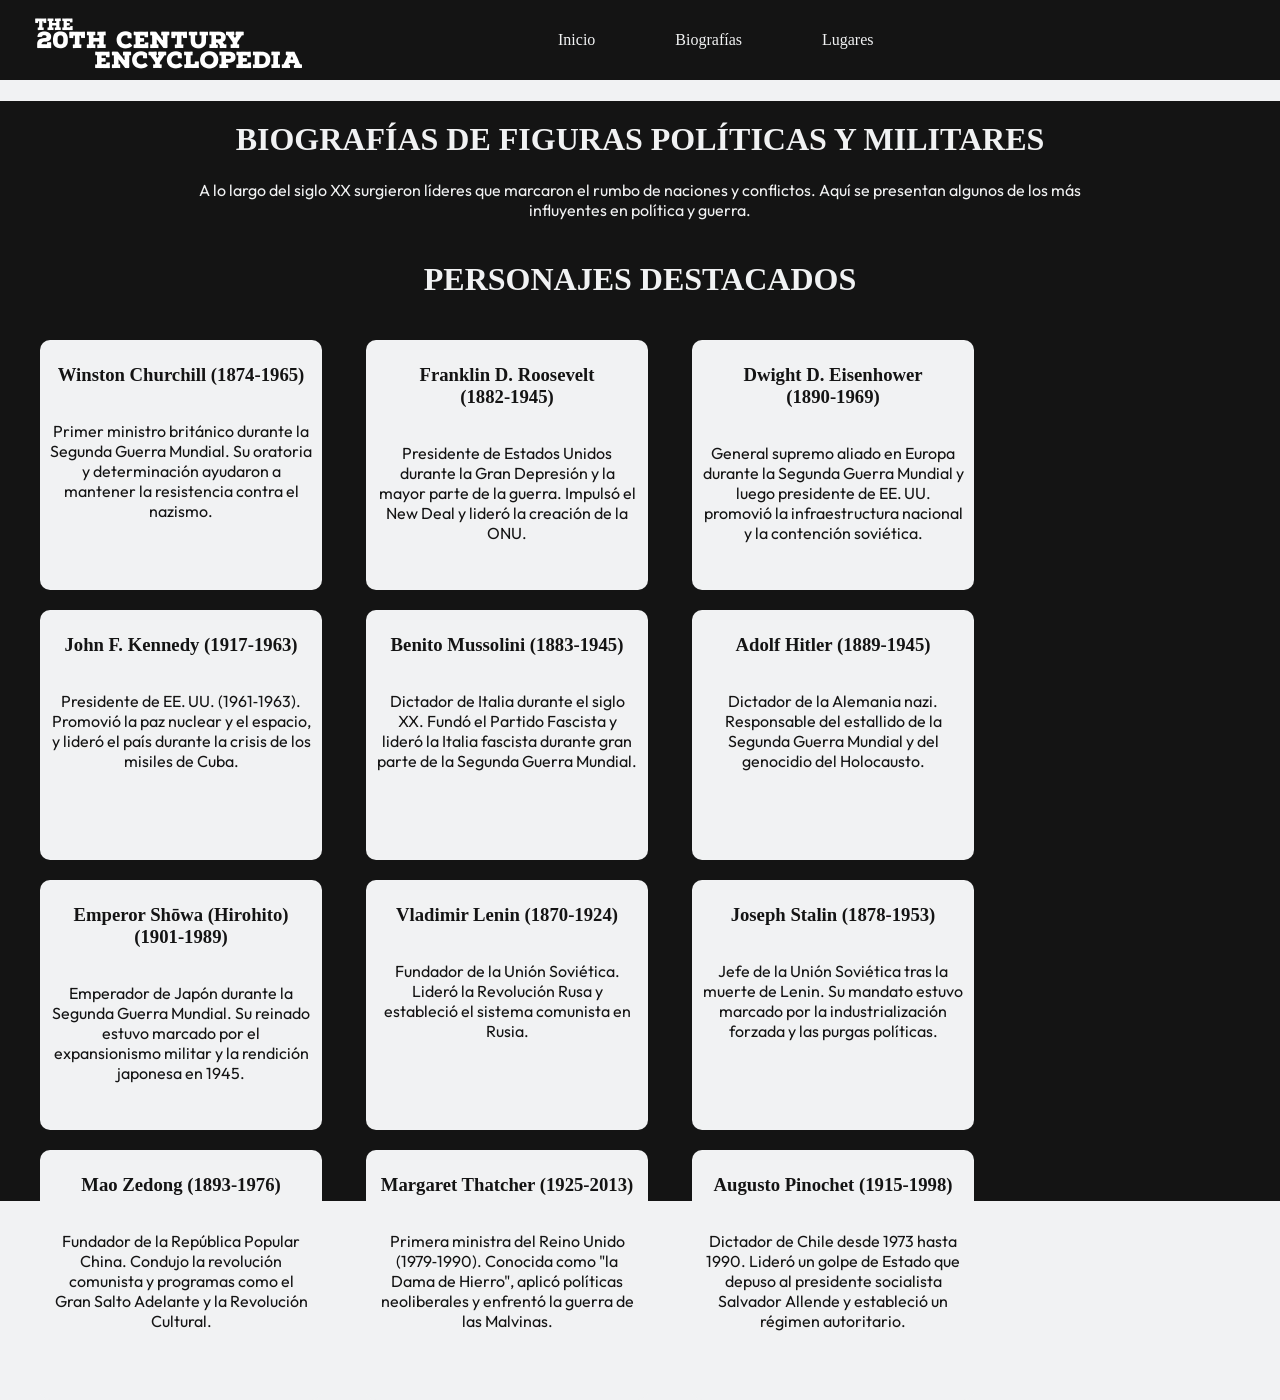
<file: biografia/index.html>
<!DOCTYPE html>
<html lang="en">
<head>
    <meta charset="UTF-8">
    <meta name="viewport" content="width=device-width, initial-scale=1.0">
    <title>Biografías - The 20th Century Encyclopedia</title>
    <link rel="stylesheet" href="styles.css">
</head>
<body>
    <header>
        <div class="logo">
            <nav class="main-nav">
                <img src="../img/T20CE_logo.png" alt="The 20th Century Encyclopedia">
                <ul class="nav_buttons">
                    <li><a href="../index.html">Inicio</a></li>
                    <li><a href="../biografia/index.html">Biografías</a></li>
                    <li><a href="../lugares/index.html">Lugares</a></li>
                </ul>
            </nav>
        </div>
    </header>
    <main>
        <div class="main_articles">
            <h1>BIOGRAFÍAS DE FIGURAS POLÍTICAS Y MILITARES</h1>
            <p class="intro_p">A lo largo del siglo XX surgieron líderes que marcaron el rumbo de naciones y conflictos. Aquí se presentan algunos de los más influyentes en política y guerra.</p>

            <h1>PERSONAJES DESTACADOS</h1>
            <section class="instaarticulos">
                <h3>Winston Churchill (1874‑1965)</h3>
                <p>Primer ministro británico durante la Segunda Guerra Mundial. Su oratoria y determinación ayudaron a mantener la resistencia contra el nazismo.</p>
            </section>

            <section class="instaarticulos">
                <h3>Franklin D. Roosevelt (1882‑1945)</h3>
                <p>Presidente de Estados Unidos durante la Gran Depresión y la mayor parte de la guerra. Impulsó el New Deal y lideró la creación de la ONU.</p>
            </section>

            <section class="instaarticulos">
                <h3>Dwight D. Eisenhower (1890‑1969)</h3>
                <p>General supremo aliado en Europa durante la Segunda Guerra Mundial y luego presidente de EE. UU. promovió la infraestructura nacional y la contención soviética.</p>
            </section>
            
            <section class="instaarticulos">
                <h3>John F. Kennedy (1917‑1963)</h3>
                <p>Presidente de EE. UU. (1961‑1963). Promovió la paz nuclear y el espacio, y lideró el país durante la crisis de los misiles de Cuba.</p>
            </section>

            <section class="instaarticulos">
                <h3>Benito Mussolini (1883‑1945)</h3>
                <p>Dictador de Italia durante el siglo XX. Fundó el Partido Fascista y lideró la Italia fascista durante gran parte de la Segunda Guerra Mundial.</p>
            </section>

            <section class="instaarticulos">
                <h3>Adolf Hitler (1889‑1945)</h3>
                <p>Dictador de la Alemania nazi. Responsable del estallido de la Segunda Guerra Mundial y del genocidio del Holocausto.</p>
            </section>

            <section class="instaarticulos">
                <h3>Emperor Shōwa (Hirohito) (1901‑1989)</h3>
                <p>Emperador de Japón durante la Segunda Guerra Mundial. Su reinado estuvo marcado por el expansionismo militar y la rendición japonesa en 1945.</p>
            </section>
            
            <section class="instaarticulos">
                <h3>Vladimir Lenin (1870‑1924)</h3>
                <p>Fundador de la Unión Soviética. Lideró la Revolución Rusa y estableció el sistema comunista en Rusia.</p>
            </section>

            <section class="instaarticulos">
                <h3>Joseph Stalin (1878‑1953)</h3>
                <p>Jefe de la Unión Soviética tras la muerte de Lenin. Su mandato estuvo marcado por la industrialización forzada y las purgas políticas.</p>
            </section>

            <section class="instaarticulos">
                <h3>Mao Zedong (1893‑1976)</h3>
                <p>Fundador de la República Popular China. Condujo la revolución comunista y programas como el Gran Salto Adelante y la Revolución Cultural.</p>
            </section>

            <section class="instaarticulos">
                <h3>Margaret Thatcher (1925‑2013)</h3>
                <p>Primera ministra del Reino Unido (1979‑1990). Conocida como "la Dama de Hierro", aplicó políticas neoliberales y enfrentó la guerra de las Malvinas.</p>
            </section>

            <section class="instaarticulos">
                <h3>Augusto Pinochet (1915‑1998)</h3>
                <p>Dictador de Chile desde 1973 hasta 1990. Lideró un golpe de Estado que depuso al presidente socialista Salvador Allende y estableció un régimen autoritario.</p>
            </section>

        </div>
    </main>
</body>
</html>
</file>
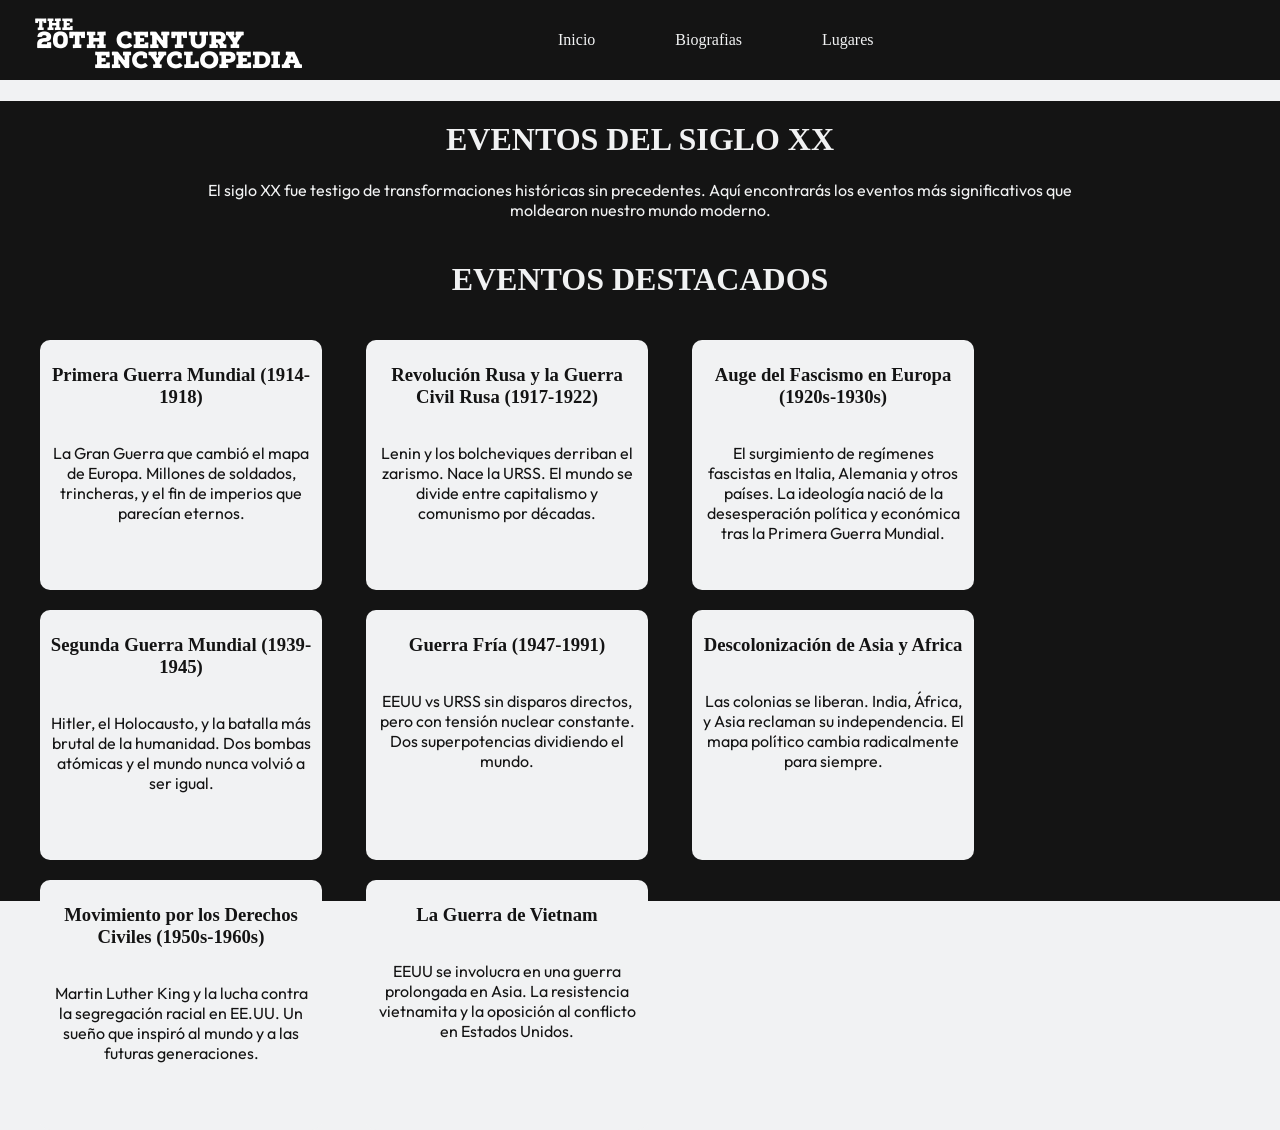
<file: evento/index.html>
<!DOCTYPE html>
<html lang="en">
<head>
    <meta charset="UTF-8">
    <meta name="viewport" content="width=device-width, initial-scale=1.0">
    <title>Eventos - The 20th Century Encyclopedia</title>
    <link rel="stylesheet" href="styles.css">
</head>
<body>
    <header>
        <div class="logo">
            <nav class="main-nav">
                <img src="../img/T20CE_logo.png" alt="The 20th Century Encyclopedia">
                <ul class="nav_buttons">
                    <li><a href="../index.html">Inicio</a></li>
                    <li><a href="../biografia/index.html">Biografias</a></li>
                    <li><a href="../lugares/index.html">Lugares</a></li>
                </ul>
            </nav>
        </div>
    </header>
    <main>
        <div class="main_articles">
            <h1>EVENTOS DEL SIGLO XX</h1>
            <p class="intro_p">El siglo XX fue testigo de transformaciones históricas sin precedentes. Aquí encontrarás los eventos más significativos que moldearon nuestro mundo moderno.</p>
            <h1>EVENTOS DESTACADOS</h1> 
            <section class="instaarticulos">
                <h3>Primera Guerra Mundial (1914-1918)</h3>
                <p>La Gran Guerra que cambió el mapa de Europa. Millones de soldados, trincheras, y el fin de imperios que parecían eternos.</p>
            </section>
            <section class="instaarticulos">
                <h3>Revolución Rusa y la Guerra Civil Rusa (1917-1922)</h3>
                <p>Lenin y los bolcheviques derriban el zarismo. Nace la URSS. El mundo se divide entre capitalismo y comunismo por décadas.</p>
            </section>
            <section class="instaarticulos">
                <h3>Auge del Fascismo en Europa (1920s-1930s)</h3>
                <p>El surgimiento de regímenes fascistas en Italia, Alemania y otros países. La ideología nació de la desesperación política y económica tras la Primera Guerra Mundial.</p>
            </section>
            <section class="instaarticulos">
                <h3>Segunda Guerra Mundial (1939-1945)</h3>
                <p>Hitler, el Holocausto, y la batalla más brutal de la humanidad. Dos bombas atómicas y el mundo nunca volvió a ser igual.</p>
            </section>
            <section class="instaarticulos">
                <h3>Guerra Fría (1947-1991)</h3>
                <p>EEUU vs URSS sin disparos directos, pero con tensión nuclear constante. Dos superpotencias dividiendo el mundo.</p>
            </section>
            <section class="instaarticulos">
                <h3>Descolonización de Asia y Africa</h3>
                <p>Las colonias se liberan. India, África, y Asia reclaman su independencia. El mapa político cambia radicalmente para siempre.</p>
            </section>
            <section class="instaarticulos">
                <h3>Movimiento por los Derechos Civiles (1950s-1960s)</h3>
                <p>Martin Luther King y la lucha contra la segregación racial en EE.UU. Un sueño que inspiró al mundo y a las futuras generaciones.</p>
            </section>
            <section class="instaarticulos">
                <h3>La Guerra de Vietnam</h3>
                <p>EEUU se involucra en una guerra prolongada en Asia. La resistencia vietnamita y la oposición al conflicto en Estados Unidos.</p>
            </section>
        </div>
    </main>
</body>
</html>
</file>
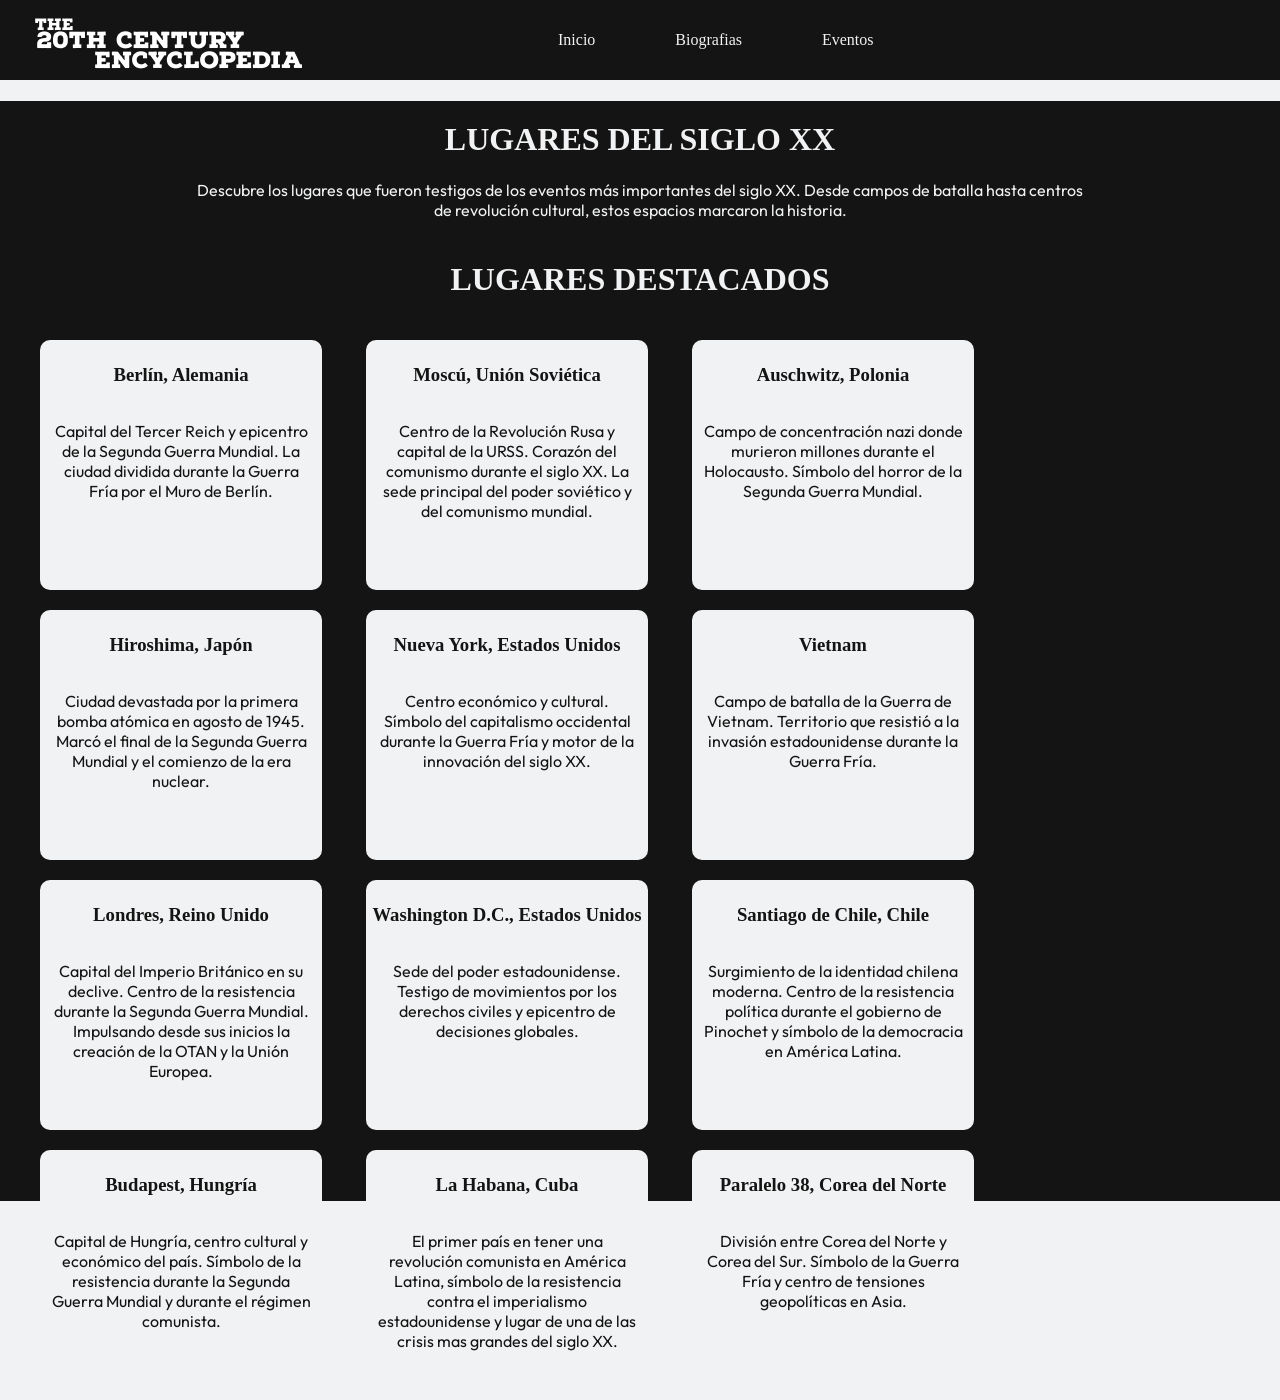
<file: lugares/index.html>
<!DOCTYPE html>
<html lang="en">
<head>
    <meta charset="UTF-8">
    <meta name="viewport" content="width=device-width, initial-scale=1.0">
    <title>Lugares - The 20th Century Encyclopedia</title>
    <link rel="stylesheet" href="styles.css">
</head>
<body>
    <header>
        <div class="logo">
            <nav class="main-nav">
                <img src="../img/T20CE_logo.png" alt="The 20th Century Encyclopedia">
                <ul class="nav_buttons">
                    <li><a href="../index.html">Inicio</a></li>
                    <li><a href="../biografia/index.html">Biografias</a></li>
                    <li><a href="../eventos/index.html">Eventos</a></li>
                </ul>
            </nav>
        </div>
    </header>
    <main>
        <div class="main_articles">
            <h1>LUGARES DEL SIGLO XX</h1>
            <p class="intro_p">Descubre los lugares que fueron testigos de los eventos más importantes del siglo XX. Desde campos de batalla hasta centros de revolución cultural, estos espacios marcaron la historia.</p>
            <h1>LUGARES DESTACADOS</h1> 
            <section class="instaarticulos">
                <h3>Berlín, Alemania</h3>
                <p>Capital del Tercer Reich y epicentro de la Segunda Guerra Mundial. La ciudad dividida durante la Guerra Fría por el Muro de Berlín.</p>
            </section>
            <section class="instaarticulos">
                <h3>Moscú, Unión Soviética</h3>
                <p>Centro de la Revolución Rusa y capital de la URSS. Corazón del comunismo durante el siglo XX. La sede principal del poder soviético y del comunismo mundial.</p>
            </section>
            <section class="instaarticulos">
                <h3>Auschwitz, Polonia</h3>
                <p>Campo de concentración nazi donde murieron millones durante el Holocausto. Símbolo del horror de la Segunda Guerra Mundial.</p>
            </section>
            <section class="instaarticulos">
                <h3>Hiroshima, Japón</h3>
                <p>Ciudad devastada por la primera bomba atómica en agosto de 1945. Marcó el final de la Segunda Guerra Mundial y el comienzo de la era nuclear.</p>
            </section>
            <section class="instaarticulos">
                <h3>Nueva York, Estados Unidos</h3>
                <p>Centro económico y cultural. Símbolo del capitalismo occidental durante la Guerra Fría y motor de la innovación del siglo XX.</p>
            </section>
            <section class="instaarticulos">
                <h3>Vietnam</h3>
                <p>Campo de batalla de la Guerra de Vietnam. Territorio que resistió a la invasión estadounidense durante la Guerra Fría.</p>
            </section>
            <section class="instaarticulos">
                <h3>Londres, Reino Unido</h3>
                <p>Capital del Imperio Británico en su declive. Centro de la resistencia durante la Segunda Guerra Mundial. Impulsando desde sus inicios la creación de la OTAN y la Unión Europea.</p>
            </section>
            <section class="instaarticulos">
                <h3>Washington D.C., Estados Unidos</h3>
                <p>Sede del poder estadounidense. Testigo de movimientos por los derechos civiles y epicentro de decisiones globales.</p>
            </section>
            <section class="instaarticulos">
                <h3>Santiago de Chile, Chile</h3>
                <p>Surgimiento de la identidad chilena moderna. Centro de la resistencia política durante el gobierno de Pinochet y símbolo de la democracia en América Latina.</p>
            </section>
            <section class="instaarticulos">
                <h3>Budapest, Hungría</h3>
                <p>Capital de Hungría, centro cultural y económico del país. Símbolo de la resistencia durante la Segunda Guerra Mundial y durante el régimen comunista.</p>
            </section>
            <section class="instaarticulos">
                <h3>La Habana, Cuba</h3>
                <p>El primer país en tener una revolución comunista en América Latina, símbolo de la resistencia contra el imperialismo estadounidense y lugar de una de las crisis mas grandes del siglo XX.</p>
            </section>
            <section class="instaarticulos">
                <h3>Paralelo 38, Corea del Norte</h3>
                <p>División entre Corea del Norte y Corea del Sur. Símbolo de la Guerra Fría y centro de tensiones geopolíticas en Asia.</p>
            </section>
        </div>
    </main>
</body>
</html>
</file>
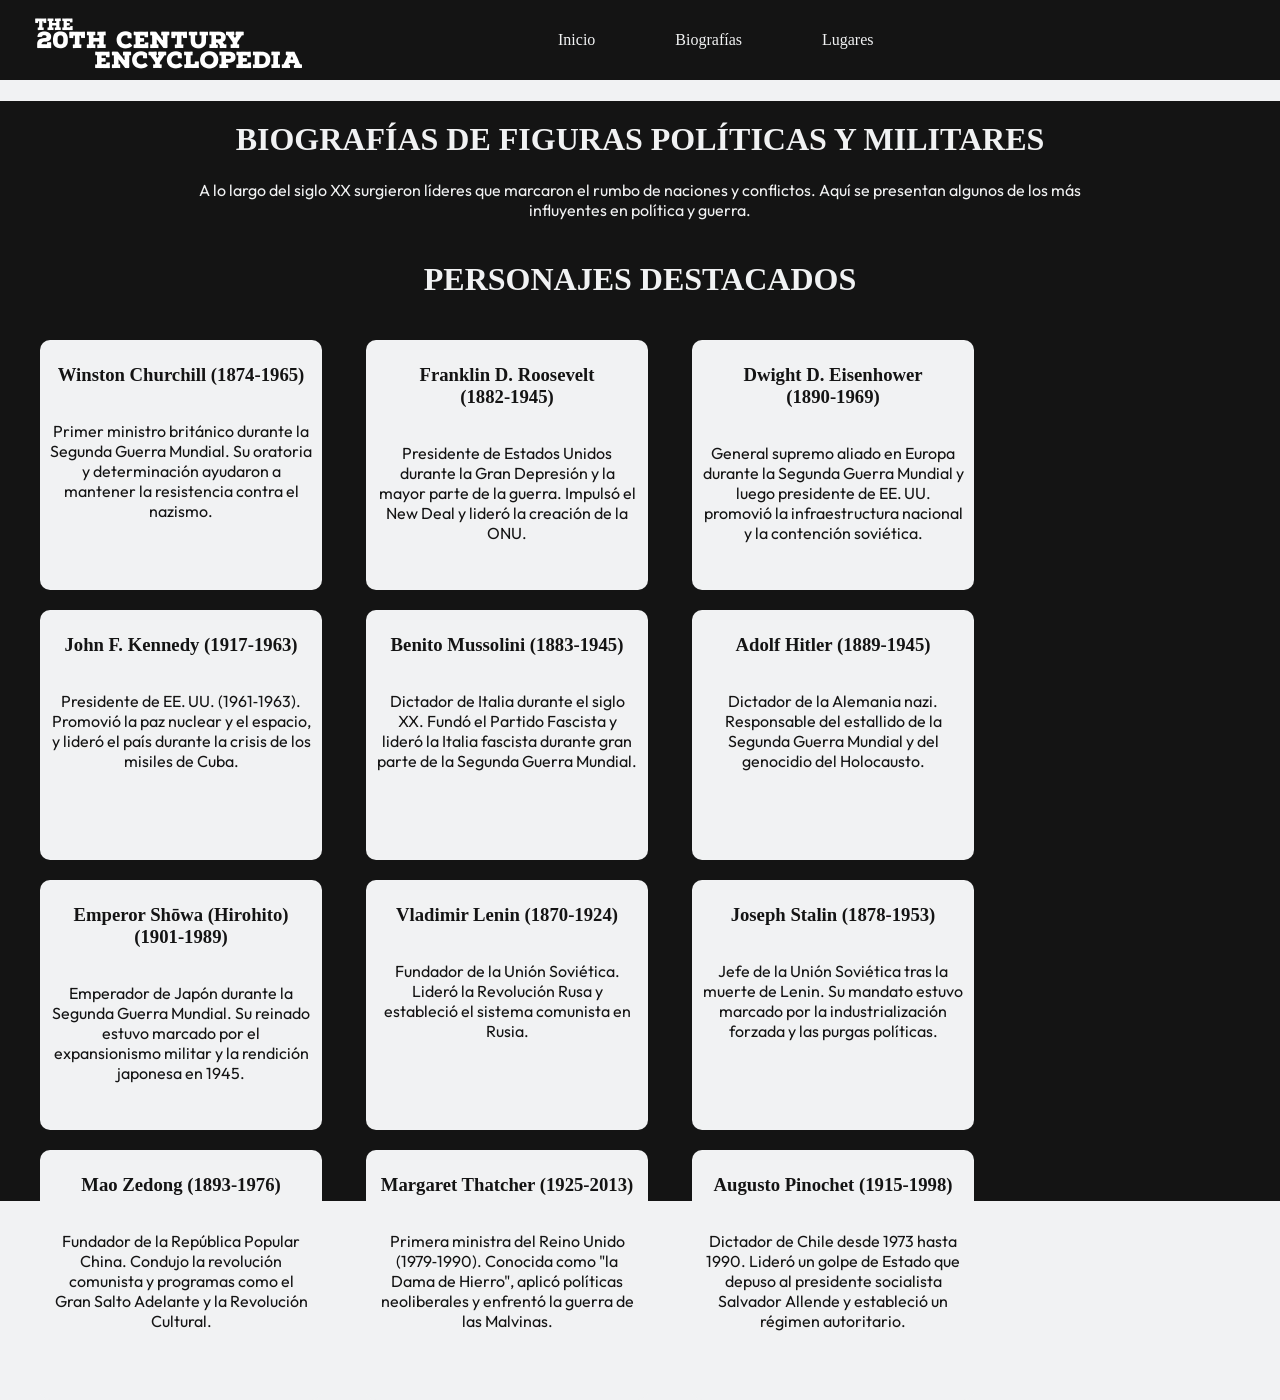
<file: biografia.html>
<!DOCTYPE html>
<html lang="en">
<head>
    <meta charset="UTF-8">
    <meta name="viewport" content="width=device-width, initial-scale=1.0">
    <title>Biografías - The 20th Century Encyclopedia</title>
    <link rel="stylesheet" href="biografia_styles.css">
</head>
<body>
    <header>
        <div class="logo">
            <nav class="main-nav">
                <img src="T20CE_logo.png" alt="The 20th Century Encyclopedia">
                <ul class="nav_buttons">
                    <li><a href="index.html">Inicio</a></li>
                    <li><a href="biografia.html">Biografías</a></li>
                    <li><a href="lugares.html">Lugares</a></li>
                </ul>
            </nav>
        </div>
    </header>
    <main>
        <div class="main_articles">
            <h1>BIOGRAFÍAS DE FIGURAS POLÍTICAS Y MILITARES</h1>
            <p class="intro_p">A lo largo del siglo XX surgieron líderes que marcaron el rumbo de naciones y conflictos. Aquí se presentan algunos de los más influyentes en política y guerra.</p>

            <h1>PERSONAJES DESTACADOS</h1>
            <section class="instaarticulos">
                <h3>Winston Churchill (1874‑1965)</h3>
                <p>Primer ministro británico durante la Segunda Guerra Mundial. Su oratoria y determinación ayudaron a mantener la resistencia contra el nazismo.</p>
            </section>

            <section class="instaarticulos">
                <h3>Franklin D. Roosevelt (1882‑1945)</h3>
                <p>Presidente de Estados Unidos durante la Gran Depresión y la mayor parte de la guerra. Impulsó el New Deal y lideró la creación de la ONU.</p>
            </section>

            <section class="instaarticulos">
                <h3>Dwight D. Eisenhower (1890‑1969)</h3>
                <p>General supremo aliado en Europa durante la Segunda Guerra Mundial y luego presidente de EE. UU. promovió la infraestructura nacional y la contención soviética.</p>
            </section>
            
            <section class="instaarticulos">
                <h3>John F. Kennedy (1917‑1963)</h3>
                <p>Presidente de EE. UU. (1961‑1963). Promovió la paz nuclear y el espacio, y lideró el país durante la crisis de los misiles de Cuba.</p>
            </section>

            <section class="instaarticulos">
                <h3>Benito Mussolini (1883‑1945)</h3>
                <p>Dictador de Italia durante el siglo XX. Fundó el Partido Fascista y lideró la Italia fascista durante gran parte de la Segunda Guerra Mundial.</p>
            </section>

            <section class="instaarticulos">
                <h3>Adolf Hitler (1889‑1945)</h3>
                <p>Dictador de la Alemania nazi. Responsable del estallido de la Segunda Guerra Mundial y del genocidio del Holocausto.</p>
            </section>

            <section class="instaarticulos">
                <h3>Emperor Shōwa (Hirohito) (1901‑1989)</h3>
                <p>Emperador de Japón durante la Segunda Guerra Mundial. Su reinado estuvo marcado por el expansionismo militar y la rendición japonesa en 1945.</p>
            </section>
            
            <section class="instaarticulos">
                <h3>Vladimir Lenin (1870‑1924)</h3>
                <p>Fundador de la Unión Soviética. Lideró la Revolución Rusa y estableció el sistema comunista en Rusia.</p>
            </section>

            <section class="instaarticulos">
                <h3>Joseph Stalin (1878‑1953)</h3>
                <p>Jefe de la Unión Soviética tras la muerte de Lenin. Su mandato estuvo marcado por la industrialización forzada y las purgas políticas.</p>
            </section>

            <section class="instaarticulos">
                <h3>Mao Zedong (1893‑1976)</h3>
                <p>Fundador de la República Popular China. Condujo la revolución comunista y programas como el Gran Salto Adelante y la Revolución Cultural.</p>
            </section>

            <section class="instaarticulos">
                <h3>Margaret Thatcher (1925‑2013)</h3>
                <p>Primera ministra del Reino Unido (1979‑1990). Conocida como "la Dama de Hierro", aplicó políticas neoliberales y enfrentó la guerra de las Malvinas.</p>
            </section>

            <section class="instaarticulos">
                <h3>Augusto Pinochet (1915‑1998)</h3>
                <p>Dictador de Chile desde 1973 hasta 1990. Lideró un golpe de Estado que depuso al presidente socialista Salvador Allende y estableció un régimen autoritario.</p>
            </section>

        </div>
    </main>
</body>
</html>
</file>
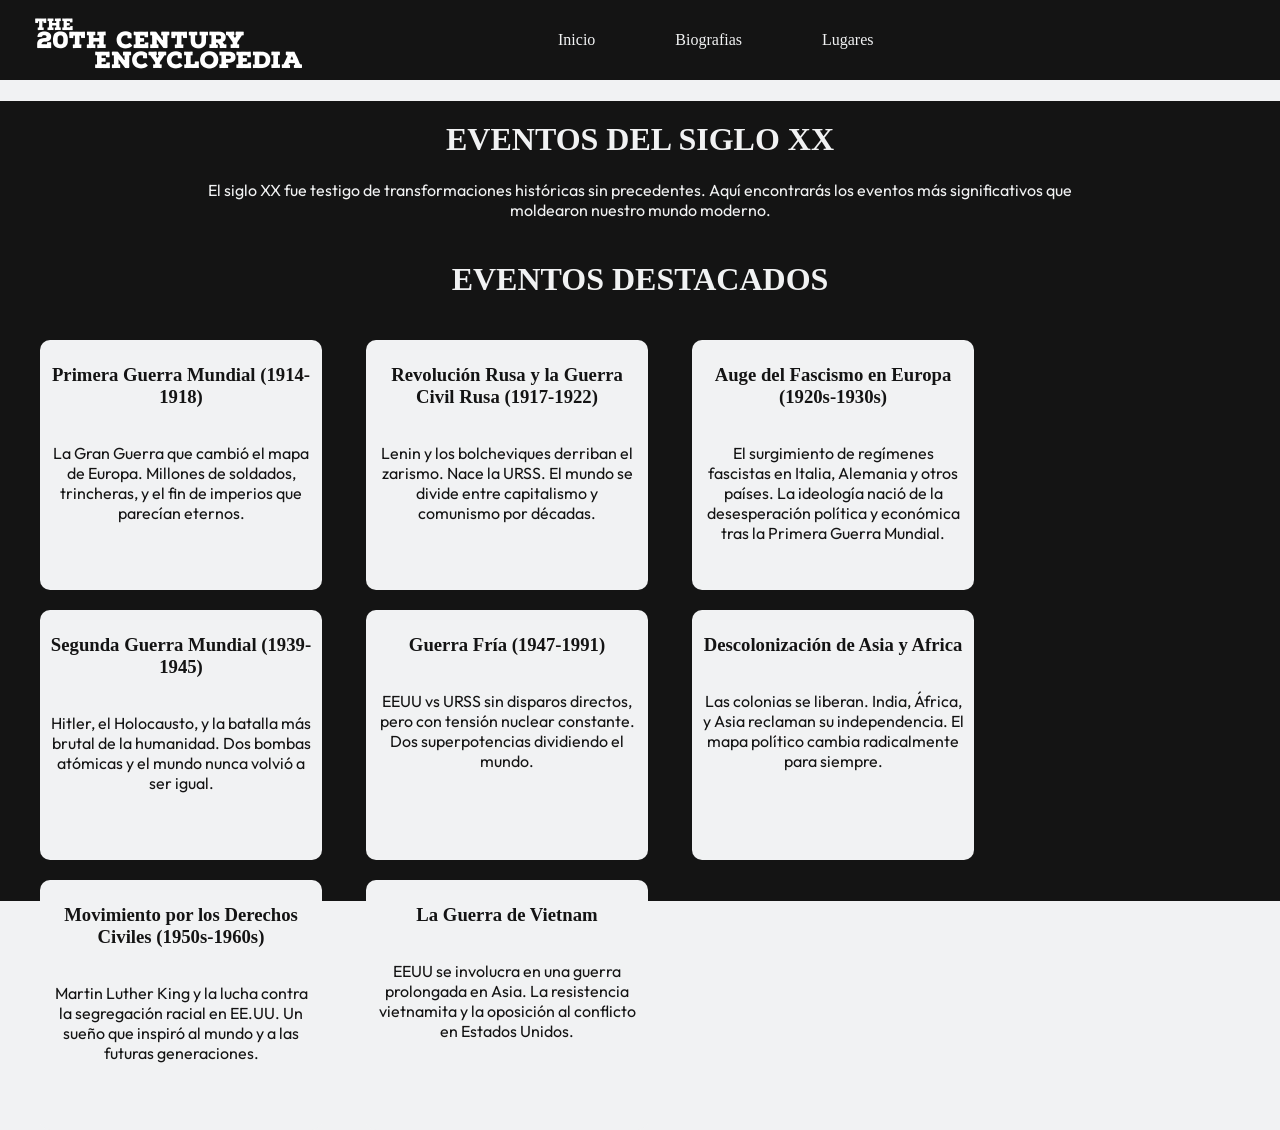
<file: eventos.html>
<!DOCTYPE html>
<html lang="en">
<head>
    <meta charset="UTF-8">
    <meta name="viewport" content="width=device-width, initial-scale=1.0">
    <title>Eventos - The 20th Century Encyclopedia</title>
    <link rel="stylesheet" href="eventos_styles.css">
</head>
<body>
    <header>
        <div class="logo">
            <nav class="main-nav">
                <img src="T20CE_logo.png" alt="The 20th Century Encyclopedia">
                <ul class="nav_buttons">
                    <li><a href="index.html">Inicio</a></li>
                    <li><a href="biografia.html">Biografias</a></li>
                    <li><a href="lugares.html">Lugares</a></li>
                </ul>
            </nav>
        </div>
    </header>
    <main>
        <div class="main_articles">
            <h1>EVENTOS DEL SIGLO XX</h1>
            <p class="intro_p">El siglo XX fue testigo de transformaciones históricas sin precedentes. Aquí encontrarás los eventos más significativos que moldearon nuestro mundo moderno.</p>
            <h1>EVENTOS DESTACADOS</h1> 
            <section class="instaarticulos">
                <h3>Primera Guerra Mundial (1914-1918)</h3>
                <p>La Gran Guerra que cambió el mapa de Europa. Millones de soldados, trincheras, y el fin de imperios que parecían eternos.</p>
            </section>
            <section class="instaarticulos">
                <h3>Revolución Rusa y la Guerra Civil Rusa (1917-1922)</h3>
                <p>Lenin y los bolcheviques derriban el zarismo. Nace la URSS. El mundo se divide entre capitalismo y comunismo por décadas.</p>
            </section>
            <section class="instaarticulos">
                <h3>Auge del Fascismo en Europa (1920s-1930s)</h3>
                <p>El surgimiento de regímenes fascistas en Italia, Alemania y otros países. La ideología nació de la desesperación política y económica tras la Primera Guerra Mundial.</p>
            </section>
            <section class="instaarticulos">
                <h3>Segunda Guerra Mundial (1939-1945)</h3>
                <p>Hitler, el Holocausto, y la batalla más brutal de la humanidad. Dos bombas atómicas y el mundo nunca volvió a ser igual.</p>
            </section>
            <section class="instaarticulos">
                <h3>Guerra Fría (1947-1991)</h3>
                <p>EEUU vs URSS sin disparos directos, pero con tensión nuclear constante. Dos superpotencias dividiendo el mundo.</p>
            </section>
            <section class="instaarticulos">
                <h3>Descolonización de Asia y Africa</h3>
                <p>Las colonias se liberan. India, África, y Asia reclaman su independencia. El mapa político cambia radicalmente para siempre.</p>
            </section>
            <section class="instaarticulos">
                <h3>Movimiento por los Derechos Civiles (1950s-1960s)</h3>
                <p>Martin Luther King y la lucha contra la segregación racial en EE.UU. Un sueño que inspiró al mundo y a las futuras generaciones.</p>
            </section>
            <section class="instaarticulos">
                <h3>La Guerra de Vietnam</h3>
                <p>EEUU se involucra en una guerra prolongada en Asia. La resistencia vietnamita y la oposición al conflicto en Estados Unidos.</p>
            </section>
        </div>
    </main>
</body>
</html>
</file>
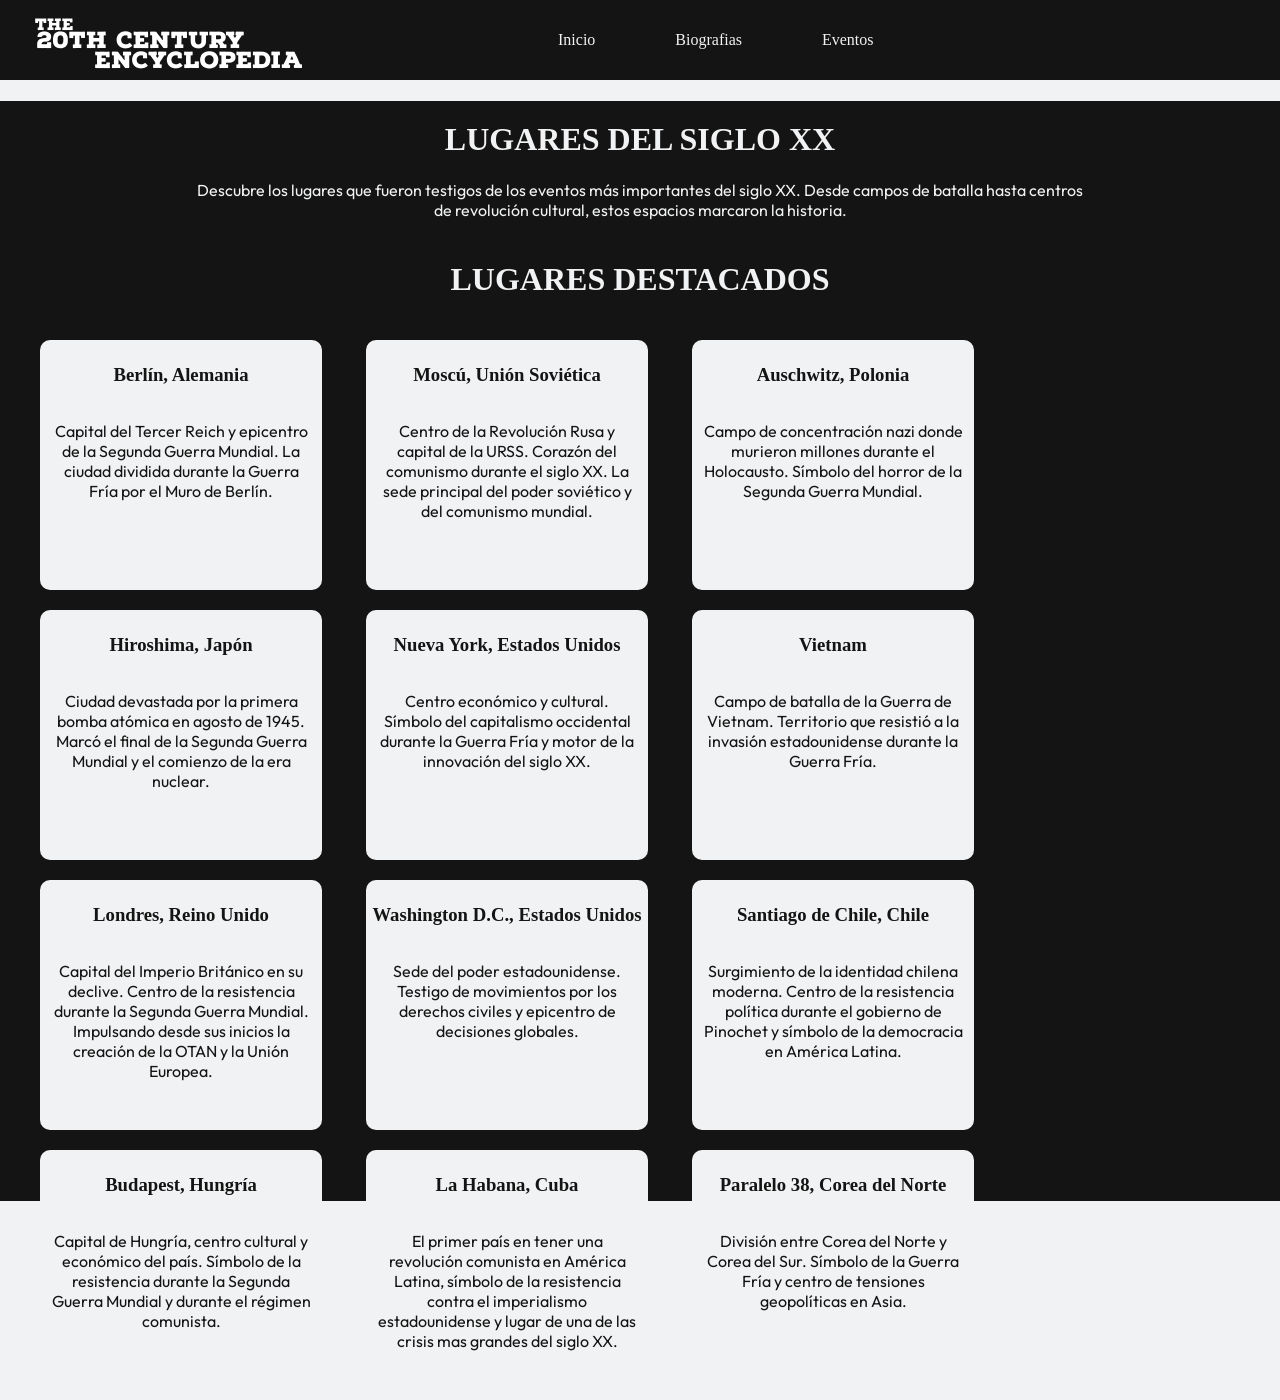
<file: lugares.html>
<!DOCTYPE html>
<html lang="en">
<head>
    <meta charset="UTF-8">
    <meta name="viewport" content="width=device-width, initial-scale=1.0">
    <title>Lugares - The 20th Century Encyclopedia</title>
    <link rel="stylesheet" href="lugares_styles.css">
</head>
<body>
    <header>
        <div class="logo">
            <nav class="main-nav">
                <img src="T20CE_logo.png" alt="The 20th Century Encyclopedia">
                <ul class="nav_buttons">
                    <li><a href="index.html">Inicio</a></li>
                    <li><a href="biografia.html">Biografias</a></li>
                    <li><a href="eventos.html">Eventos</a></li>
                </ul>
            </nav>
        </div>
    </header>
    <main>
        <div class="main_articles">
            <h1>LUGARES DEL SIGLO XX</h1>
            <p class="intro_p">Descubre los lugares que fueron testigos de los eventos más importantes del siglo XX. Desde campos de batalla hasta centros de revolución cultural, estos espacios marcaron la historia.</p>
            <h1>LUGARES DESTACADOS</h1> 
            <section class="instaarticulos">
                <h3>Berlín, Alemania</h3>
                <p>Capital del Tercer Reich y epicentro de la Segunda Guerra Mundial. La ciudad dividida durante la Guerra Fría por el Muro de Berlín.</p>
            </section>
            <section class="instaarticulos">
                <h3>Moscú, Unión Soviética</h3>
                <p>Centro de la Revolución Rusa y capital de la URSS. Corazón del comunismo durante el siglo XX. La sede principal del poder soviético y del comunismo mundial.</p>
            </section>
            <section class="instaarticulos">
                <h3>Auschwitz, Polonia</h3>
                <p>Campo de concentración nazi donde murieron millones durante el Holocausto. Símbolo del horror de la Segunda Guerra Mundial.</p>
            </section>
            <section class="instaarticulos">
                <h3>Hiroshima, Japón</h3>
                <p>Ciudad devastada por la primera bomba atómica en agosto de 1945. Marcó el final de la Segunda Guerra Mundial y el comienzo de la era nuclear.</p>
            </section>
            <section class="instaarticulos">
                <h3>Nueva York, Estados Unidos</h3>
                <p>Centro económico y cultural. Símbolo del capitalismo occidental durante la Guerra Fría y motor de la innovación del siglo XX.</p>
            </section>
            <section class="instaarticulos">
                <h3>Vietnam</h3>
                <p>Campo de batalla de la Guerra de Vietnam. Territorio que resistió a la invasión estadounidense durante la Guerra Fría.</p>
            </section>
            <section class="instaarticulos">
                <h3>Londres, Reino Unido</h3>
                <p>Capital del Imperio Británico en su declive. Centro de la resistencia durante la Segunda Guerra Mundial. Impulsando desde sus inicios la creación de la OTAN y la Unión Europea.</p>
            </section>
            <section class="instaarticulos">
                <h3>Washington D.C., Estados Unidos</h3>
                <p>Sede del poder estadounidense. Testigo de movimientos por los derechos civiles y epicentro de decisiones globales.</p>
            </section>
            <section class="instaarticulos">
                <h3>Santiago de Chile, Chile</h3>
                <p>Surgimiento de la identidad chilena moderna. Centro de la resistencia política durante el gobierno de Pinochet y símbolo de la democracia en América Latina.</p>
            </section>
            <section class="instaarticulos">
                <h3>Budapest, Hungría</h3>
                <p>Capital de Hungría, centro cultural y económico del país. Símbolo de la resistencia durante la Segunda Guerra Mundial y durante el régimen comunista.</p>
            </section>
            <section class="instaarticulos">
                <h3>La Habana, Cuba</h3>
                <p>El primer país en tener una revolución comunista en América Latina, símbolo de la resistencia contra el imperialismo estadounidense y lugar de una de las crisis mas grandes del siglo XX.</p>
            </section>
            <section class="instaarticulos">
                <h3>Paralelo 38, Corea del Norte</h3>
                <p>División entre Corea del Norte y Corea del Sur. Símbolo de la Guerra Fría y centro de tensiones geopolíticas en Asia.</p>
            </section>
        </div>
    </main>
</body>
</html>
</file>
<file: biografia/styles.css>
@import url(https://db.onlinewebfonts.com/c/3f48b937ae1348fda2b65d5f12e90c9a?family=Nexa+Rust+Slab+W00+Black+01);
@import url('https://fonts.googleapis.com/css2?family=Outfit:wght@100..900&display=swap');

body {
    background-color: #F1F2F3;
    margin: 0px;
    padding: 0px;
}

a {
    display: flex;
    flex-direction: row;   
    gap: 20px;            
    list-style: none;
    margin: 0;
    padding: 0;
    text-decoration: none;
    color: #F1F2F3;
}

/*Navegation*/

.main-nav {
    justify-content: flex-start;
    background-color: #141414;
    display: flex;
    width: 100%;
    box-sizing: border-box;
    height: 80px;
    padding: 0 20px;
    gap: 180px;
}

.nav_buttons {
    display: flex;
    gap: 80px;
    list-style: none;
    margin: 0;
    padding: 0;
    align-items: center;
    list-style: none;
    font-family: "Nexa Rust Slab W00 Black 01";
}

.main_articles {
    width: 100%;
    height: 1100px;
    color: #F1F2F3;
    background-color: #141414;
}

.main_articles h1 {
    font-family: "Nexa Rust Slab W00 Black 01";
    padding-top: 20px;
    text-align: center;
}

.intro_p {
    padding-left: 190px;
    padding-right: 190px;
    text-align: center;
    font-family: "Outfit", sans-serif;
}

/*Instarticulos*/

.instaarticulos {
    margin-top: 20px;
    color: #141414;
    background-color: #F1F2F3;
    margin-left: 40px;
    width: 282px;
    height: 250px;
    display: inline-block;
    vertical-align: top;
    border-radius: 10px;
}

.instaarticulos h3 {
    padding: 6px;
    font-family: "Nexa Rust Slab W00 Black 01";
    text-align: center;
}

.instaarticulos p {
    padding: 10px;
    font-family: "Outfit", sans-serif;
    text-align: center;
}
</file>
<file: evento/styles.css>
@import url(https://db.onlinewebfonts.com/c/3f48b937ae1348fda2b65d5f12e90c9a?family=Nexa+Rust+Slab+W00+Black+01);
@import url('https://fonts.googleapis.com/css2?family=Outfit:wght@100..900&display=swap');

body {
    background-color: #F1F2F3;
    margin: 0px;
    padding: 0px;
}

a {
    display: flex;
    flex-direction: row;   
    gap: 20px;            
    list-style: none;
    margin: 0;
    padding: 0;
    text-decoration: none;
    color: #F1F2F3;
}

/*Navegation*/

.main-nav {
    justify-content: flex-start;
    background-color: #141414;
    display: flex;
    width: 100%;
    box-sizing: border-box;
    height: 80px;
    padding: 0 20px;
    gap: 180px;
}

.nav_buttons {
    display: flex;
    gap: 80px;
    list-style: none;
    margin: 0;
    padding: 0;
    align-items: center;
    list-style: none;
    font-family: "Nexa Rust Slab W00 Black 01";
}

.main_articles {
    width: 100%;
    height: 800px;
    color: #F1F2F3;
    background-color: #141414;
}

.main_articles h1 {
    font-family: "Nexa Rust Slab W00 Black 01";
    padding-top: 20px;
    text-align: center;
}

.intro_p {
    padding-left: 190px;
    padding-right: 190px;
    text-align: center;
    font-family: "Outfit", sans-serif;
}

/*Instarticulos*/

.instaarticulos {
    margin-top: 20px;
    color: #141414;
    background-color: #F1F2F3;
    margin-left: 40px;
    width: 282px;
    height: 250px;
    display: inline-block;
    vertical-align: top;
    border-radius: 10px;
}

.instaarticulos h3 {
    padding: 6px;
    font-family: "Nexa Rust Slab W00 Black 01";
    text-align: center;
}

.instaarticulos p {
    padding: 10px;
    font-family: "Outfit", sans-serif;
    text-align: center;
}
</file>
<file: lugares/styles.css>
@import url(https://db.onlinewebfonts.com/c/3f48b937ae1348fda2b65d5f12e90c9a?family=Nexa+Rust+Slab+W00+Black+01);
@import url('https://fonts.googleapis.com/css2?family=Outfit:wght@100..900&display=swap');

body {
    background-color: #F1F2F3;
    margin: 0px;
    padding: 0px;
}

a {
    display: flex;
    flex-direction: row;   
    gap: 20px;            
    list-style: none;
    margin: 0;
    padding: 0;
    text-decoration: none;
    color: #F1F2F3;
}

/*Navegation*/

.main-nav {
    justify-content: flex-start;
    background-color: #141414;
    display: flex;
    width: 100%;
    box-sizing: border-box;
    height: 80px;
    padding: 0 20px;
    gap: 180px;
}

.nav_buttons {
    display: flex;
    gap: 80px;
    list-style: none;
    margin: 0;
    padding: 0;
    align-items: center;
    list-style: none;
    font-family: "Nexa Rust Slab W00 Black 01";
}

.main_articles {
    width: 100%;
    height: 1100px;
    color: #F1F2F3;
    background-color: #141414;
}

.main_articles h1 {
    font-family: "Nexa Rust Slab W00 Black 01";
    padding-top: 20px;
    text-align: center;
}

.intro_p {
    padding-left: 190px;
    padding-right: 190px;
    text-align: center;
    font-family: "Outfit", sans-serif;
}

/*Instarticulos*/

.instaarticulos {
    margin-top: 20px;
    color: #141414;
    background-color: #F1F2F3;
    margin-left: 40px;
    width: 282px;
    height: 250px;
    display: inline-block;
    vertical-align: top;
    border-radius: 10px;
}

.instaarticulos h3 {
    padding: 6px;
    font-family: "Nexa Rust Slab W00 Black 01";
    text-align: center;
}

.instaarticulos p {
    padding: 10px;
    font-family: "Outfit", sans-serif;
    text-align: center;
}
</file>
<file: biografia_styles.css>
@import url(https://db.onlinewebfonts.com/c/3f48b937ae1348fda2b65d5f12e90c9a?family=Nexa+Rust+Slab+W00+Black+01);
@import url('https://fonts.googleapis.com/css2?family=Outfit:wght@100..900&display=swap');

body {
    background-color: #F1F2F3;
    margin: 0px;
    padding: 0px;
}

a {
    display: flex;
    flex-direction: row;   
    gap: 20px;            
    list-style: none;
    margin: 0;
    padding: 0;
    text-decoration: none;
    color: #F1F2F3;
}

/*Navegation*/

.main-nav {
    justify-content: flex-start;
    background-color: #141414;
    display: flex;
    width: 100%;
    box-sizing: border-box;
    height: 80px;
    padding: 0 20px;
    gap: 180px;
}

.nav_buttons {
    display: flex;
    gap: 80px;
    list-style: none;
    margin: 0;
    padding: 0;
    align-items: center;
    list-style: none;
    font-family: "Nexa Rust Slab W00 Black 01";
}

.main_articles {
    width: 100%;
    height: 1100px;
    color: #F1F2F3;
    background-color: #141414;
}

.main_articles h1 {
    font-family: "Nexa Rust Slab W00 Black 01";
    padding-top: 20px;
    text-align: center;
}

.intro_p {
    padding-left: 190px;
    padding-right: 190px;
    text-align: center;
    font-family: "Outfit", sans-serif;
}

/*Instarticulos*/

.instaarticulos {
    margin-top: 20px;
    color: #141414;
    background-color: #F1F2F3;
    margin-left: 40px;
    width: 282px;
    height: 250px;
    display: inline-block;
    vertical-align: top;
    border-radius: 10px;
}

.instaarticulos h3 {
    padding: 6px;
    font-family: "Nexa Rust Slab W00 Black 01";
    text-align: center;
}

.instaarticulos p {
    padding: 10px;
    font-family: "Outfit", sans-serif;
    text-align: center;
}
</file>
<file: eventos_styles.css>
@import url(https://db.onlinewebfonts.com/c/3f48b937ae1348fda2b65d5f12e90c9a?family=Nexa+Rust+Slab+W00+Black+01);
@import url('https://fonts.googleapis.com/css2?family=Outfit:wght@100..900&display=swap');

body {
    background-color: #F1F2F3;
    margin: 0px;
    padding: 0px;
}

a {
    display: flex;
    flex-direction: row;   
    gap: 20px;            
    list-style: none;
    margin: 0;
    padding: 0;
    text-decoration: none;
    color: #F1F2F3;
}

/*Navegation*/

.main-nav {
    justify-content: flex-start;
    background-color: #141414;
    display: flex;
    width: 100%;
    box-sizing: border-box;
    height: 80px;
    padding: 0 20px;
    gap: 180px;
}

.nav_buttons {
    display: flex;
    gap: 80px;
    list-style: none;
    margin: 0;
    padding: 0;
    align-items: center;
    list-style: none;
    font-family: "Nexa Rust Slab W00 Black 01";
}

.main_articles {
    width: 100%;
    height: 800px;
    color: #F1F2F3;
    background-color: #141414;
}

.main_articles h1 {
    font-family: "Nexa Rust Slab W00 Black 01";
    padding-top: 20px;
    text-align: center;
}

.intro_p {
    padding-left: 190px;
    padding-right: 190px;
    text-align: center;
    font-family: "Outfit", sans-serif;
}

/*Instarticulos*/

.instaarticulos {
    margin-top: 20px;
    color: #141414;
    background-color: #F1F2F3;
    margin-left: 40px;
    width: 282px;
    height: 250px;
    display: inline-block;
    vertical-align: top;
    border-radius: 10px;
}

.instaarticulos h3 {
    padding: 6px;
    font-family: "Nexa Rust Slab W00 Black 01";
    text-align: center;
}

.instaarticulos p {
    padding: 10px;
    font-family: "Outfit", sans-serif;
    text-align: center;
}
</file>
<file: lugares_styles.css>
@import url(https://db.onlinewebfonts.com/c/3f48b937ae1348fda2b65d5f12e90c9a?family=Nexa+Rust+Slab+W00+Black+01);
@import url('https://fonts.googleapis.com/css2?family=Outfit:wght@100..900&display=swap');

body {
    background-color: #F1F2F3;
    margin: 0px;
    padding: 0px;
}

a {
    display: flex;
    flex-direction: row;   
    gap: 20px;            
    list-style: none;
    margin: 0;
    padding: 0;
    text-decoration: none;
    color: #F1F2F3;
}

/*Navegation*/

.main-nav {
    justify-content: flex-start;
    background-color: #141414;
    display: flex;
    width: 100%;
    box-sizing: border-box;
    height: 80px;
    padding: 0 20px;
    gap: 180px;
}

.nav_buttons {
    display: flex;
    gap: 80px;
    list-style: none;
    margin: 0;
    padding: 0;
    align-items: center;
    list-style: none;
    font-family: "Nexa Rust Slab W00 Black 01";
}

.main_articles {
    width: 100%;
    height: 1100px;
    color: #F1F2F3;
    background-color: #141414;
}

.main_articles h1 {
    font-family: "Nexa Rust Slab W00 Black 01";
    padding-top: 20px;
    text-align: center;
}

.intro_p {
    padding-left: 190px;
    padding-right: 190px;
    text-align: center;
    font-family: "Outfit", sans-serif;
}

/*Instarticulos*/

.instaarticulos {
    margin-top: 20px;
    color: #141414;
    background-color: #F1F2F3;
    margin-left: 40px;
    width: 282px;
    height: 250px;
    display: inline-block;
    vertical-align: top;
    border-radius: 10px;
}

.instaarticulos h3 {
    padding: 6px;
    font-family: "Nexa Rust Slab W00 Black 01";
    text-align: center;
}

.instaarticulos p {
    padding: 10px;
    font-family: "Outfit", sans-serif;
    text-align: center;
}
</file>
